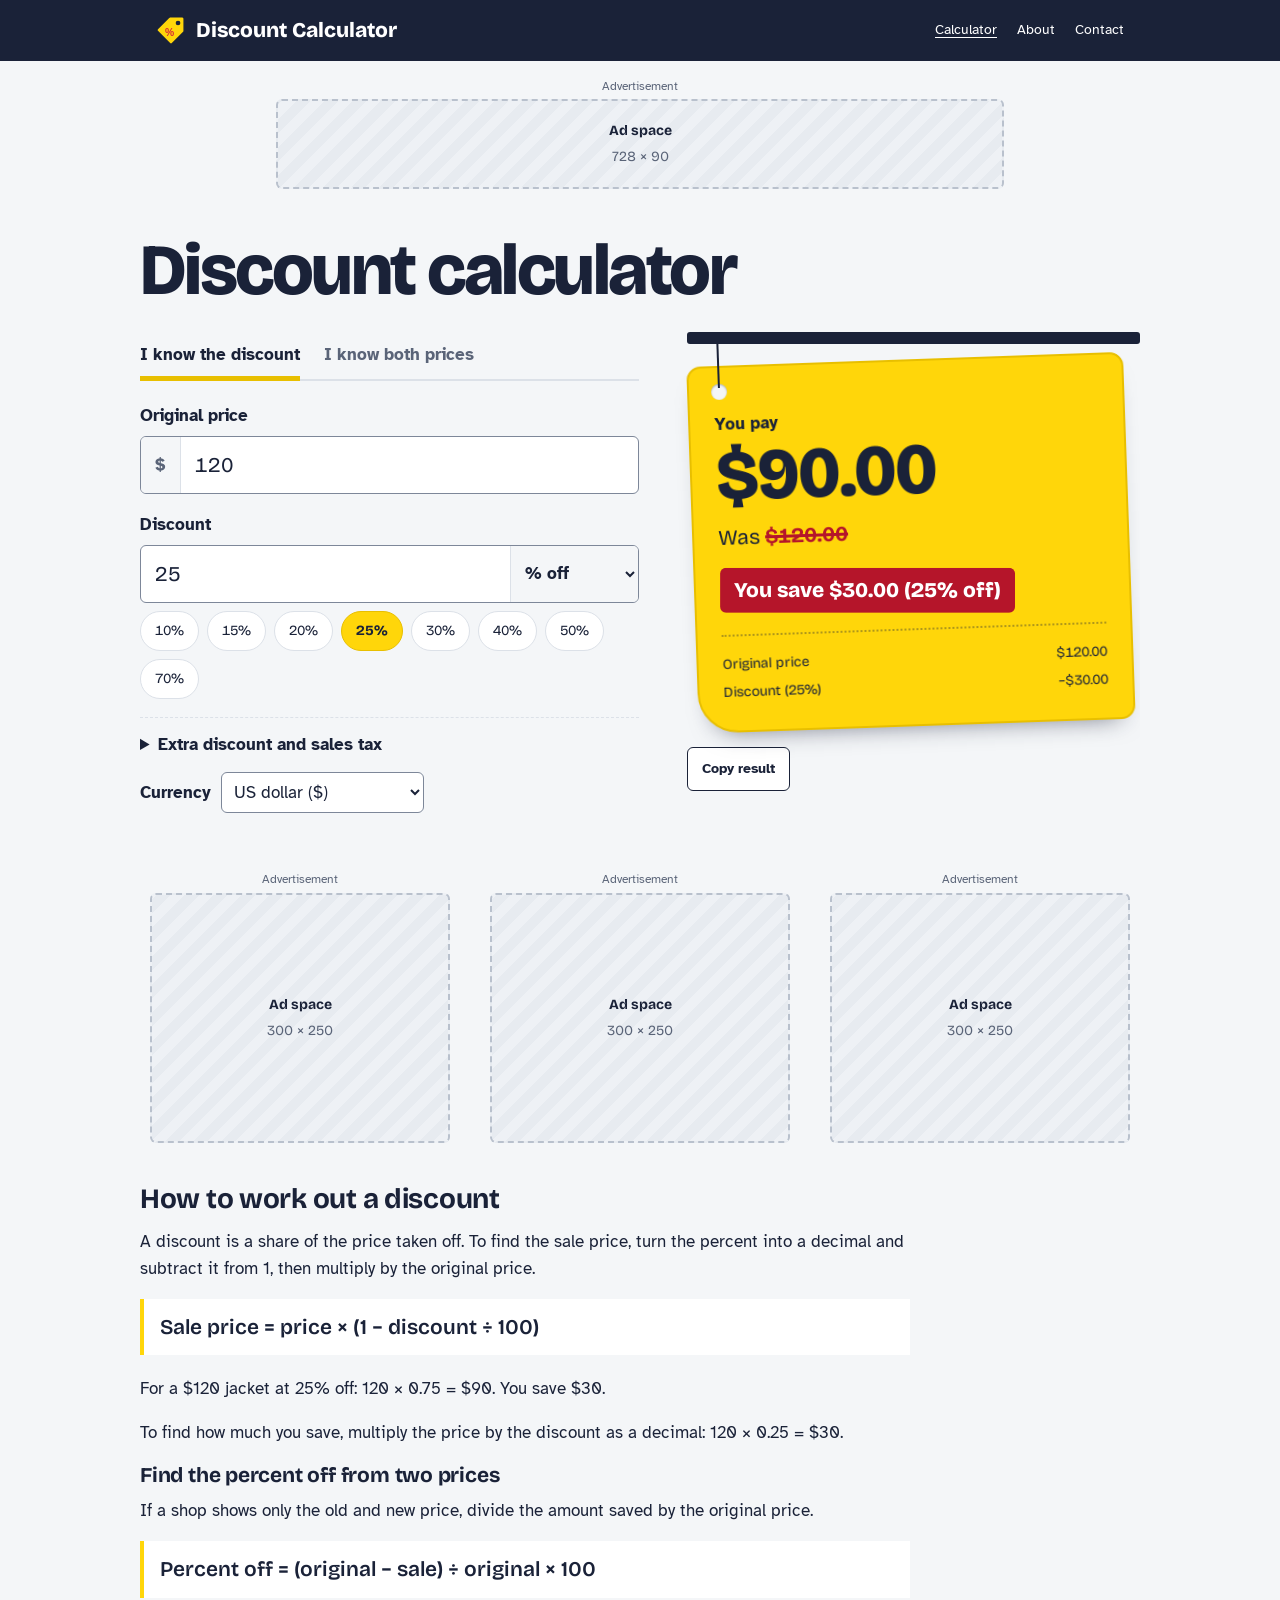
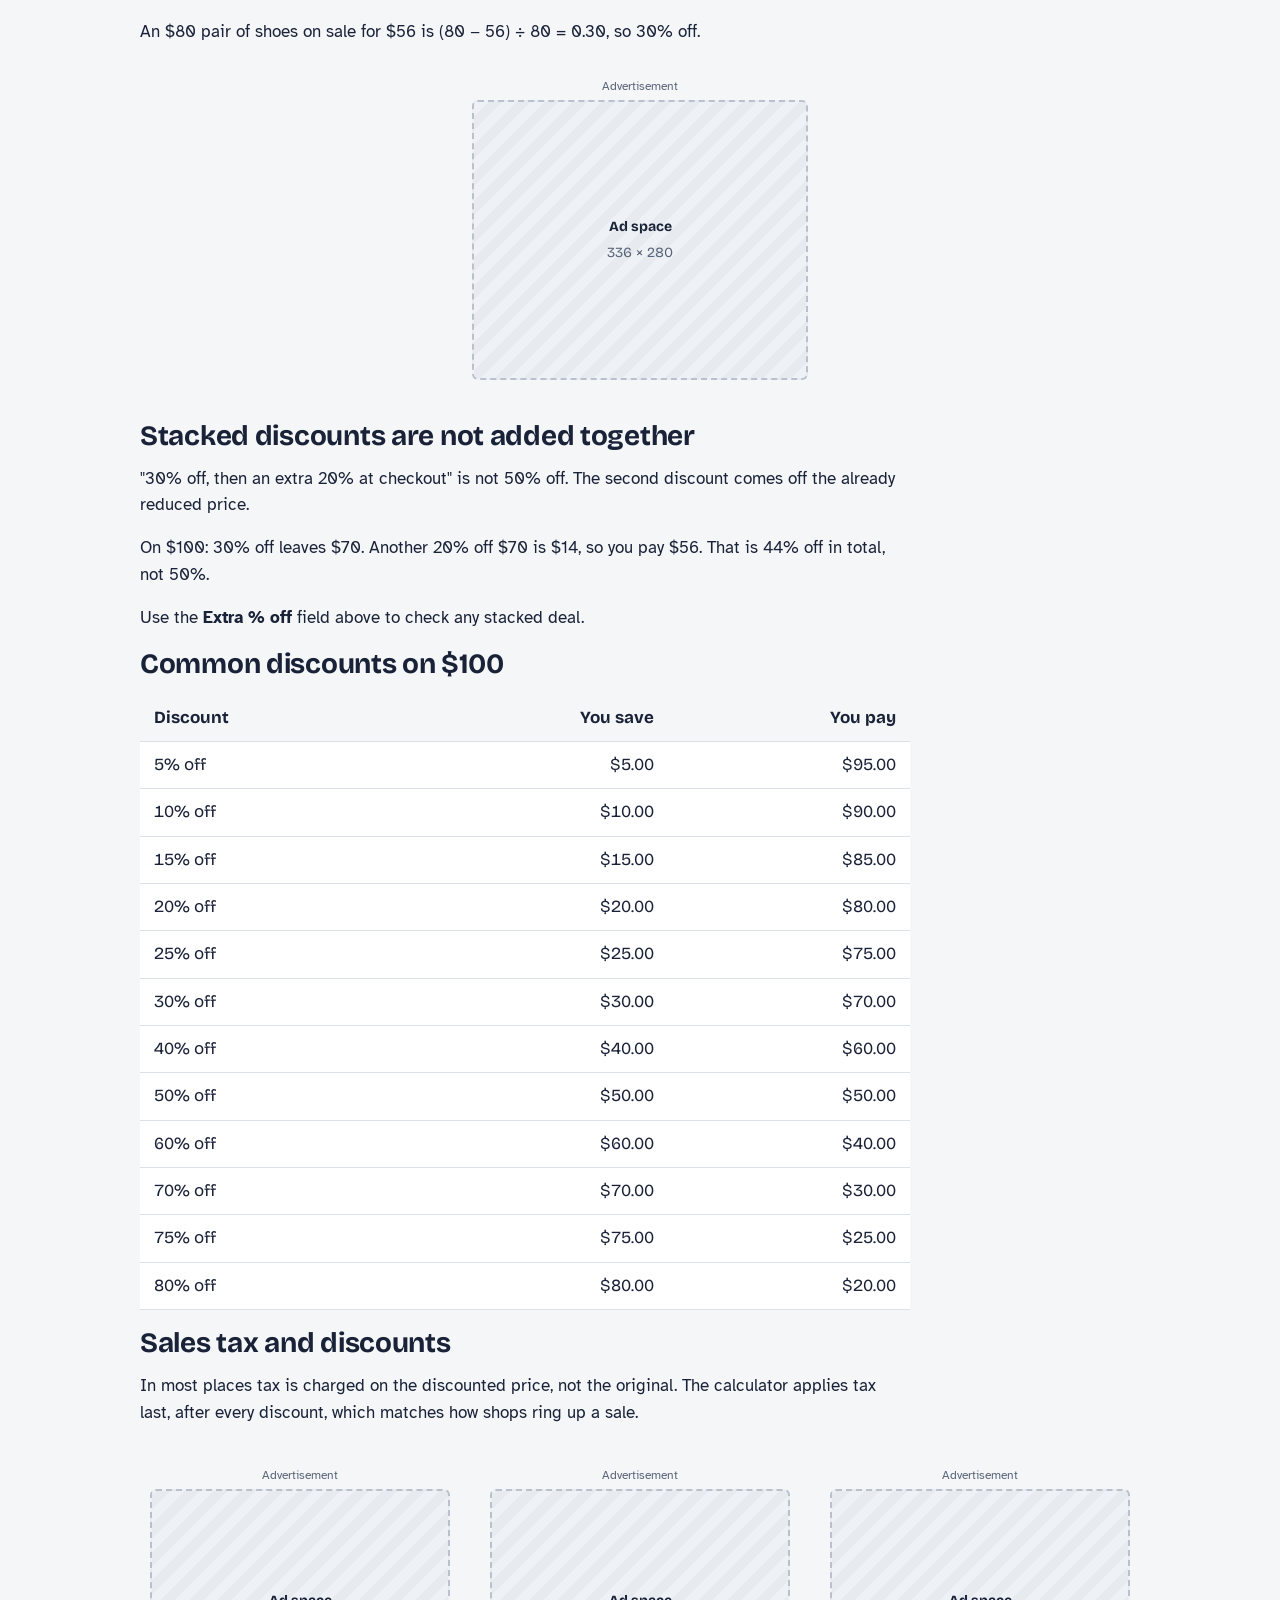
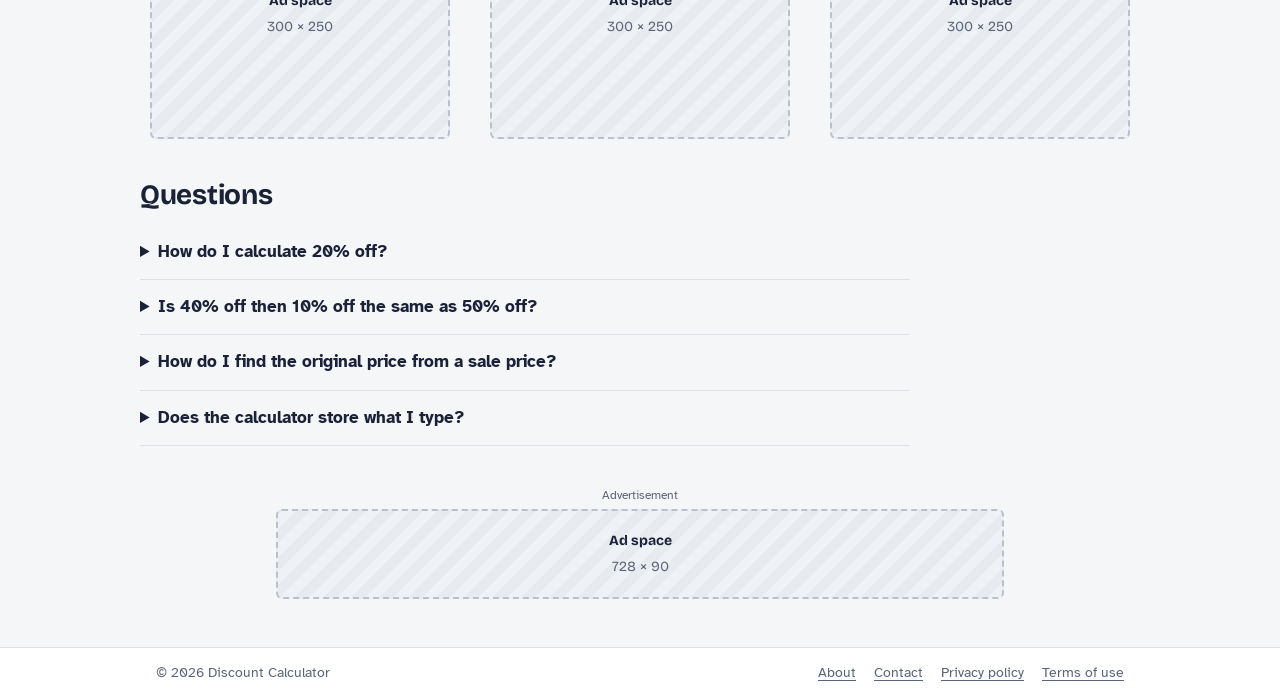
<file: public/index.html>
<!doctype html>
<html lang="en">
<head>
  <meta charset="utf-8">
  <meta name="viewport" content="width=device-width, initial-scale=1">
  <title>Discount Calculator – Find the Sale Price and How Much You Save</title>
  <meta name="description" content="Free discount calculator. Enter a price and a percent off to see the sale price, how much you save, stacked discounts and sales tax. Works with any currency.">
  <!-- AdSense: replace ca-pub-XXXXXXXXXXXXXXXX with your publisher ID on every page -->
  <meta name="google-adsense-account" content="ca-pub-XXXXXXXXXXXXXXXX">
  <meta property="og:title" content="Discount Calculator">
  <meta property="og:description" content="See the sale price and how much you save in seconds.">
  <meta property="og:type" content="website">
  <meta name="theme-color" content="#1a2238">
  <link rel="icon" href="favicon.svg" type="image/svg+xml">
  <link rel="preconnect" href="https://fonts.googleapis.com">
  <link rel="preconnect" href="https://fonts.gstatic.com" crossorigin>
  <link rel="stylesheet" href="https://fonts.googleapis.com/css2?family=Atkinson+Hyperlegible:wght@400;700&family=Bricolage+Grotesque:opsz,wght@12..96,600;12..96,700;12..96,800&display=swap">
  <link rel="stylesheet" href="css/style.css">
  <script type="application/ld+json">
  {
    "@context": "https://schema.org",
    "@type": "WebApplication",
    "name": "Discount Calculator",
    "applicationCategory": "FinanceApplication",
    "operatingSystem": "Any",
    "offers": { "@type": "Offer", "price": "0" }
  }
  </script>
</head>
<body>
  <a class="skip-link" href="#calculator">Skip to calculator</a>

  <header class="site-header">
    <div class="inner">
      <a class="brand" href="./"><img src="favicon.svg" alt="" width="30" height="30">Discount Calculator</a>
      <nav class="site-nav" aria-label="Main">
        <a href="./" aria-current="page">Calculator</a>
        <a href="about.html">About</a>
        <a href="contact.html">Contact</a>
      </nav>
    </div>
  </header>

  <aside class="ad ad-top" aria-label="Advertisement, top" data-ad="top-banner" data-size="728 × 90"></aside>

  <div class="frame">
    <aside class="rail" aria-label="Advertisement, left">
      <div class="ad" data-ad="rail-left" data-size="160 × 600"></div>
    </aside>

    <main id="main">
      <section class="calc" id="calculator" aria-labelledby="calc-title">
        <h1 id="calc-title">Discount calculator</h1>
        <div class="calc-inputs">
          <div class="modes" role="tablist" aria-label="What do you know?">
            <button type="button" role="tab" id="tab-sale" aria-controls="panel-sale" aria-selected="true">I know the discount</button>
            <button type="button" role="tab" id="tab-percent" aria-controls="panel-percent" aria-selected="false" tabindex="-1">I know both prices</button>
          </div>

          <!-- Mode 1: price + discount → sale price -->
          <div role="tabpanel" id="panel-sale" aria-labelledby="tab-sale">
            <div class="field" id="f-price">
              <label for="price">Original price</label>
              <div class="input-wrap">
                <span class="affix currency-symbol" aria-hidden="true">$</span>
                <input id="price" type="text" inputmode="decimal" autocomplete="off" placeholder="0.00" value="120">
              </div>
            </div>

            <div class="field" id="f-discount">
              <label for="discount">Discount</label>
              <div class="input-wrap">
                <input id="discount" type="text" inputmode="decimal" autocomplete="off" placeholder="0" value="25">
                <select id="discount-type" aria-label="Discount type">
                  <option value="percent">% off</option>
                  <option value="amount">amount off</option>
                </select>
              </div>
              <div class="chips" id="chips" aria-label="Common discounts">
                <button type="button" data-value="10">10%</button>
                <button type="button" data-value="15">15%</button>
                <button type="button" data-value="20">20%</button>
                <button type="button" data-value="25">25%</button>
                <button type="button" data-value="30">30%</button>
                <button type="button" data-value="40">40%</button>
                <button type="button" data-value="50">50%</button>
                <button type="button" data-value="70">70%</button>
              </div>
            </div>

            <details class="extras">
              <summary>Extra discount and sales tax</summary>
              <div class="row-2">
                <div class="field" id="f-extra">
                  <label for="extra">Extra % off <span class="hint">applied after the first</span></label>
                  <div class="input-wrap">
                    <input id="extra" type="text" inputmode="decimal" autocomplete="off" placeholder="0">
                    <span class="affix">%</span>
                  </div>
                </div>
                <div class="field" id="f-tax">
                  <label for="tax">Sales tax</label>
                  <div class="input-wrap">
                    <input id="tax" type="text" inputmode="decimal" autocomplete="off" placeholder="0">
                    <span class="affix">%</span>
                  </div>
                </div>
              </div>
            </details>
          </div>

          <!-- Mode 2: original + sale price → percent off -->
          <div role="tabpanel" id="panel-percent" aria-labelledby="tab-percent" hidden>
            <div class="field" id="f-orig">
              <label for="orig">Original price</label>
              <div class="input-wrap">
                <span class="affix currency-symbol" aria-hidden="true">$</span>
                <input id="orig" type="text" inputmode="decimal" autocomplete="off" placeholder="0.00" value="80">
              </div>
            </div>
            <div class="field" id="f-sale">
              <label for="sale">Sale price</label>
              <div class="input-wrap">
                <span class="affix currency-symbol" aria-hidden="true">$</span>
                <input id="sale" type="text" inputmode="decimal" autocomplete="off" placeholder="0.00" value="56">
              </div>
            </div>
          </div>

          <p class="currency">
            <label for="currency">Currency</label>
            <select id="currency">
              <option value="USD">US dollar ($)</option>
              <option value="EUR">Euro (€)</option>
              <option value="GBP">British pound (£)</option>
              <option value="INR">Indian rupee (₹)</option>
              <option value="PKR">Pakistani rupee (Rs)</option>
              <option value="CAD">Canadian dollar (CA$)</option>
              <option value="AUD">Australian dollar (A$)</option>
              <option value="AED">UAE dirham (AED)</option>
              <option value="SAR">Saudi riyal (SAR)</option>
              <option value="JPY">Japanese yen (¥)</option>
            </select>
          </p>
        </div>

        <div class="tag-wrap">
          <div class="tag" id="tag">
            <p class="tag-label" id="tag-label">You pay</p>
            <p class="tag-price" id="tag-price">–</p>
            <p class="tag-was" id="tag-was"></p>
            <p class="tag-save" id="tag-save" hidden></p>
            <ul class="tag-lines" id="tag-lines"></ul>
          </div>
          <div class="tag-actions">
            <button type="button" class="btn" id="copy">Copy result</button>
            <span id="copy-status" role="status"></span>
          </div>
          <p class="visually-hidden" id="sr-result" aria-live="polite"></p>
        </div>
      </section>

      <div class="ad-tiles">
        <div class="ad" data-ad="tile-1" data-size="300 × 250"></div>
        <div class="ad" data-ad="tile-2" data-size="300 × 250"></div>
        <div class="ad" data-ad="tile-3" data-size="300 × 250"></div>
      </div>

      <section class="content">
        <h2>How to work out a discount</h2>
        <p>A discount is a share of the price taken off. To find the sale price, turn the percent into a decimal and subtract it from 1, then multiply by the original price.</p>
        <p class="formula">Sale price = price × (1 − discount ÷ 100)</p>
        <p>For a $120 jacket at 25% off: 120 × 0.75 = $90. You save $30.</p>
        <p>To find how much you save, multiply the price by the discount as a decimal: 120 × 0.25 = $30.</p>

        <h3>Find the percent off from two prices</h3>
        <p>If a shop shows only the old and new price, divide the amount saved by the original price.</p>
        <p class="formula">Percent off = (original − sale) ÷ original × 100</p>
        <p>An $80 pair of shoes on sale for $56 is (80 − 56) ÷ 80 = 0.30, so 30% off.</p>
      </section>

      <div class="ad ad-inline" data-ad="in-content" data-size="336 × 280"></div>

      <section class="content">
        <h2>Stacked discounts are not added together</h2>
        <p>"30% off, then an extra 20% at checkout" is not 50% off. The second discount comes off the already reduced price.</p>
        <p>On $100: 30% off leaves $70. Another 20% off $70 is $14, so you pay $56. That is 44% off in total, not 50%.</p>
        <p>Use the <strong>Extra % off</strong> field above to check any stacked deal.</p>

        <h2>Common discounts on $100</h2>
        <div class="table-scroll">
          <table>
            <thead>
              <tr><th scope="col">Discount</th><th scope="col">You save</th><th scope="col">You pay</th></tr>
            </thead>
            <tbody id="ref-table"></tbody>
          </table>
        </div>

        <h2>Sales tax and discounts</h2>
        <p>In most places tax is charged on the discounted price, not the original. The calculator applies tax last, after every discount, which matches how shops ring up a sale.</p>
      </section>

      <div class="ad-tiles">
        <div class="ad" data-ad="tile-4" data-size="300 × 250"></div>
        <div class="ad" data-ad="tile-5" data-size="300 × 250"></div>
        <div class="ad" data-ad="tile-6" data-size="300 × 250"></div>
      </div>

      <section class="content faq">
        <h2>Questions</h2>
        <details>
          <summary>How do I calculate 20% off?</summary>
          <p>Multiply the price by 0.8. A $45 item at 20% off costs 45 × 0.8 = $36.</p>
        </details>
        <details>
          <summary>Is 40% off then 10% off the same as 50% off?</summary>
          <p>No. You pay 0.6 × 0.9 = 0.54 of the price, which is 46% off.</p>
        </details>
        <details>
          <summary>How do I find the original price from a sale price?</summary>
          <p>Divide the sale price by (1 − discount ÷ 100). If $63 is the price after 30% off, the original was 63 ÷ 0.7 = $90.</p>
        </details>
        <details>
          <summary>Does the calculator store what I type?</summary>
          <p>No. Everything is worked out in your browser. Only your currency choice is remembered on your device.</p>
        </details>
      </section>
    </main>

    <aside class="rail" aria-label="Advertisement, right">
      <div class="ad" data-ad="rail-right" data-size="160 × 600"></div>
    </aside>
  </div>

  <aside class="ad ad-bottom" aria-label="Advertisement, bottom" data-ad="bottom-banner" data-size="728 × 90"></aside>

  <footer class="site-footer">
    <div class="inner">
      <span>© <span id="year">2026</span> Discount Calculator</span>
      <nav aria-label="Footer">
        <a href="about.html">About</a>
        <a href="contact.html">Contact</a>
        <a href="privacy.html">Privacy policy</a>
        <a href="terms.html">Terms of use</a>
      </nav>
    </div>
  </footer>

  <aside class="video-ad" id="video-ad" aria-label="Advertisement" hidden>
    <span class="ad-label">Advertisement</span>
    <button type="button" class="close-ad" id="video-ad-close" aria-label="Close video ad">×</button>
    <div class="ad-box" id="video-ad-box"></div>
  </aside>

  <dialog class="popup-ad" id="popup-ad" aria-label="Advertisement">
    <div class="popup-inner">
      <span class="ad-label">Advertisement</span>
      <div class="ad-box" id="popup-ad-box"></div>
      <button type="button" class="popup-close" id="popup-ad-close">Close ad and continue</button>
    </div>
  </dialog>

  <script src="js/calculator.js"></script>
  <script src="js/ads.js"></script>
</body>
</html>
</file>
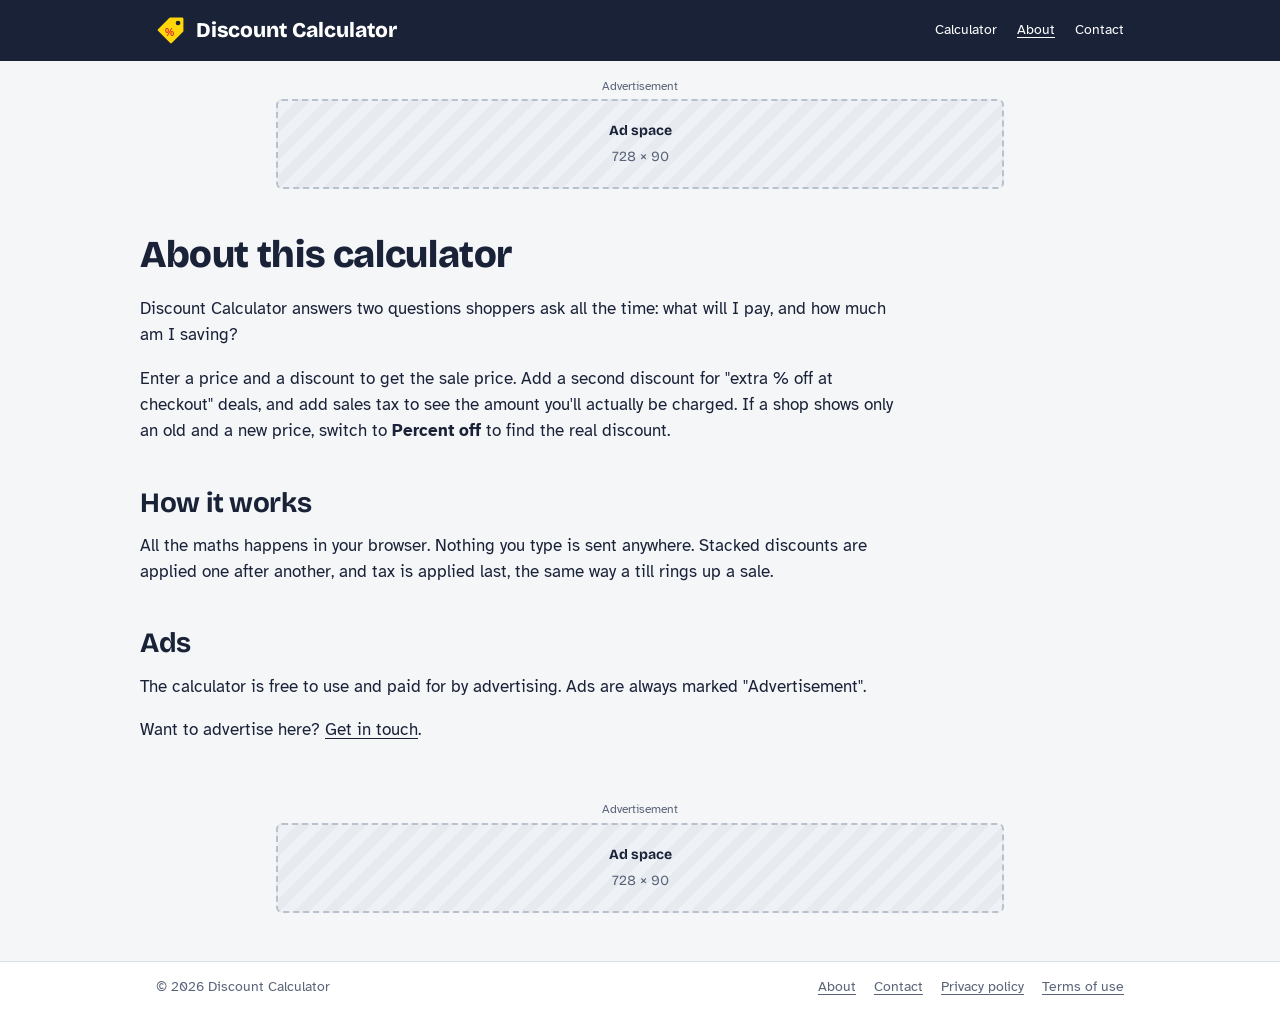
<file: public/about.html>
<!doctype html>
<html lang="en">
<head>
  <meta charset="utf-8">
  <meta name="viewport" content="width=device-width, initial-scale=1">
  <title>About – Discount Calculator</title>
  <meta name="description" content="What this discount calculator does and how it works out sale prices.">
  <meta name="google-adsense-account" content="ca-pub-XXXXXXXXXXXXXXXX">
  <meta name="theme-color" content="#1a2238">
  <link rel="icon" href="favicon.svg" type="image/svg+xml">
  <link rel="preconnect" href="https://fonts.googleapis.com">
  <link rel="preconnect" href="https://fonts.gstatic.com" crossorigin>
  <link rel="stylesheet" href="https://fonts.googleapis.com/css2?family=Atkinson+Hyperlegible:wght@400;700&family=Bricolage+Grotesque:opsz,wght@12..96,600;12..96,700;12..96,800&display=swap">
  <link rel="stylesheet" href="css/style.css">
</head>
<body>
  <a class="skip-link" href="#main">Skip to content</a>

  <header class="site-header">
    <div class="inner">
      <a class="brand" href="./"><img src="favicon.svg" alt="" width="30" height="30">Discount Calculator</a>
      <nav class="site-nav" aria-label="Main">
        <a href="./">Calculator</a>
        <a href="about.html" aria-current="page">About</a>
        <a href="contact.html">Contact</a>
      </nav>
    </div>
  </header>

  <aside class="ad ad-top" aria-label="Advertisement, top" data-ad="top-banner" data-size="728 × 90"></aside>
  <div class="frame">
    <main id="main" class="prose">
      <h1>About this calculator</h1>
      <p>Discount Calculator answers two questions shoppers ask all the time: what will I pay, and how much am I saving?</p>
      <p>Enter a price and a discount to get the sale price. Add a second discount for "extra % off at checkout" deals, and add sales tax to see the amount you'll actually be charged. If a shop shows only an old and a new price, switch to <strong>Percent off</strong> to find the real discount.</p>
      <h2>How it works</h2>
      <p>All the maths happens in your browser. Nothing you type is sent anywhere. Stacked discounts are applied one after another, and tax is applied last, the same way a till rings up a sale.</p>
      <h2>Ads</h2>
      <p>The calculator is free to use and paid for by advertising. Ads are always marked "Advertisement".</p>
      <p>Want to advertise here? <a href="contact.html">Get in touch</a>.</p>
    </main>
  </div>

  <aside class="ad ad-bottom" aria-label="Advertisement, bottom" data-ad="bottom-banner" data-size="728 × 90"></aside>
  <footer class="site-footer">
    <div class="inner">
      <span>© 2026 Discount Calculator</span>
      <nav aria-label="Footer">
        <a href="about.html">About</a>
        <a href="contact.html">Contact</a>
        <a href="privacy.html">Privacy policy</a>
        <a href="terms.html">Terms of use</a>
      </nav>
    </div>
  </footer>

  <script src="js/ads.js"></script>
</body>
</html>
</file>
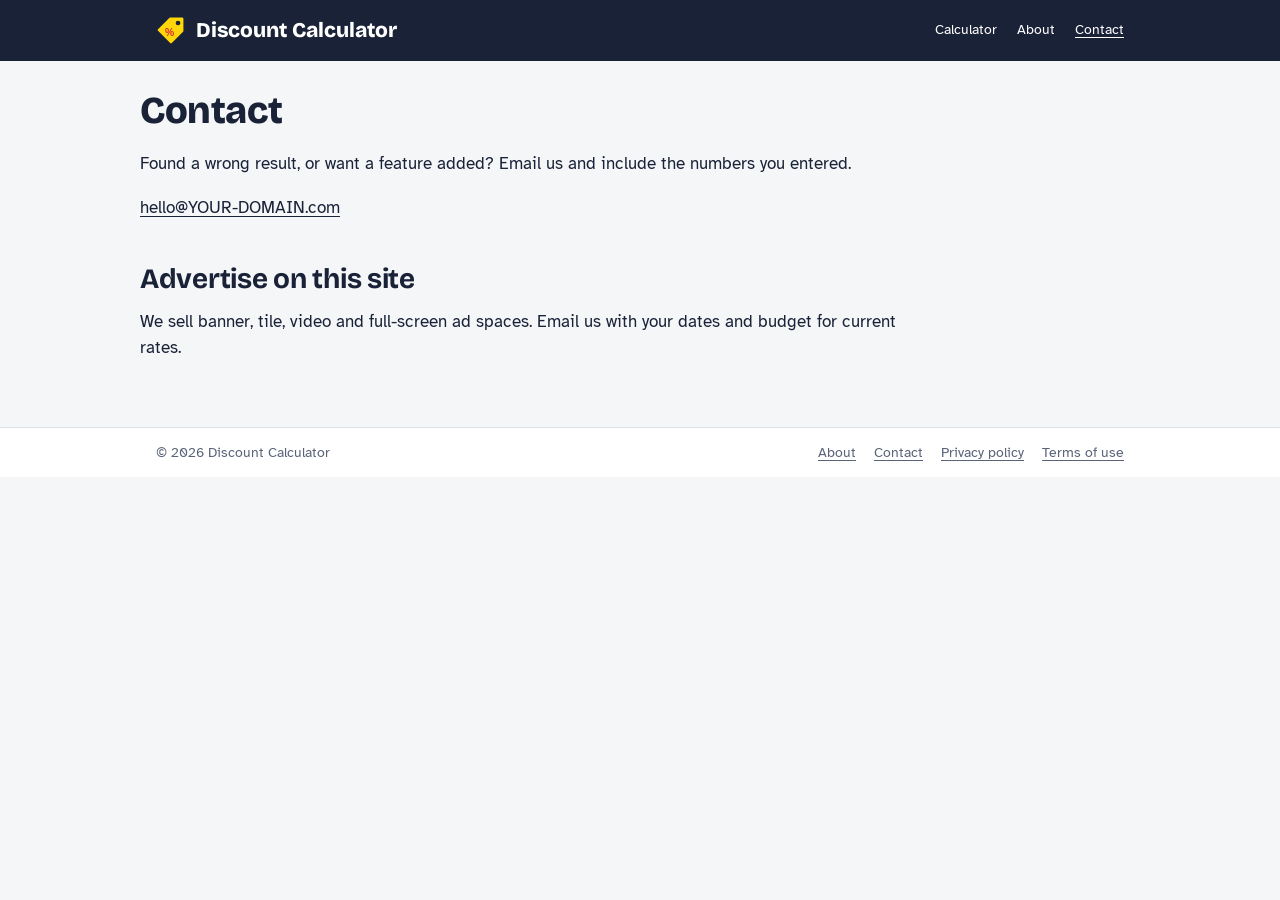
<file: public/contact.html>
<!doctype html>
<html lang="en">
<head>
  <meta charset="utf-8">
  <meta name="viewport" content="width=device-width, initial-scale=1">
  <title>Contact – Discount Calculator</title>
  <meta name="description" content="Contact Discount Calculator about feedback or advertising.">
  <meta name="google-adsense-account" content="ca-pub-XXXXXXXXXXXXXXXX">
  <meta name="theme-color" content="#1a2238">
  <link rel="icon" href="favicon.svg" type="image/svg+xml">
  <link rel="preconnect" href="https://fonts.googleapis.com">
  <link rel="preconnect" href="https://fonts.gstatic.com" crossorigin>
  <link rel="stylesheet" href="https://fonts.googleapis.com/css2?family=Atkinson+Hyperlegible:wght@400;700&family=Bricolage+Grotesque:opsz,wght@12..96,600;12..96,700;12..96,800&display=swap">
  <link rel="stylesheet" href="css/style.css">
</head>
<body>
  <a class="skip-link" href="#main">Skip to content</a>

  <header class="site-header">
    <div class="inner">
      <a class="brand" href="./"><img src="favicon.svg" alt="" width="30" height="30">Discount Calculator</a>
      <nav class="site-nav" aria-label="Main">
        <a href="./">Calculator</a>
        <a href="about.html">About</a>
        <a href="contact.html" aria-current="page">Contact</a>
      </nav>
    </div>
  </header>

  <div class="frame">
    <main id="main" class="prose">
      <h1>Contact</h1>
      <p>Found a wrong result, or want a feature added? Email us and include the numbers you entered.</p>
      <p><a href="mailto:hello@YOUR-DOMAIN.com">hello@YOUR-DOMAIN.com</a></p>
      <h2>Advertise on this site</h2>
      <p>We sell banner, tile, video and full-screen ad spaces. Email us with your dates and budget for current rates.</p>
    </main>
  </div>

  <footer class="site-footer">
    <div class="inner">
      <span>© 2026 Discount Calculator</span>
      <nav aria-label="Footer">
        <a href="about.html">About</a>
        <a href="contact.html">Contact</a>
        <a href="privacy.html">Privacy policy</a>
        <a href="terms.html">Terms of use</a>
      </nav>
    </div>
  </footer>

</body>
</html>
</file>
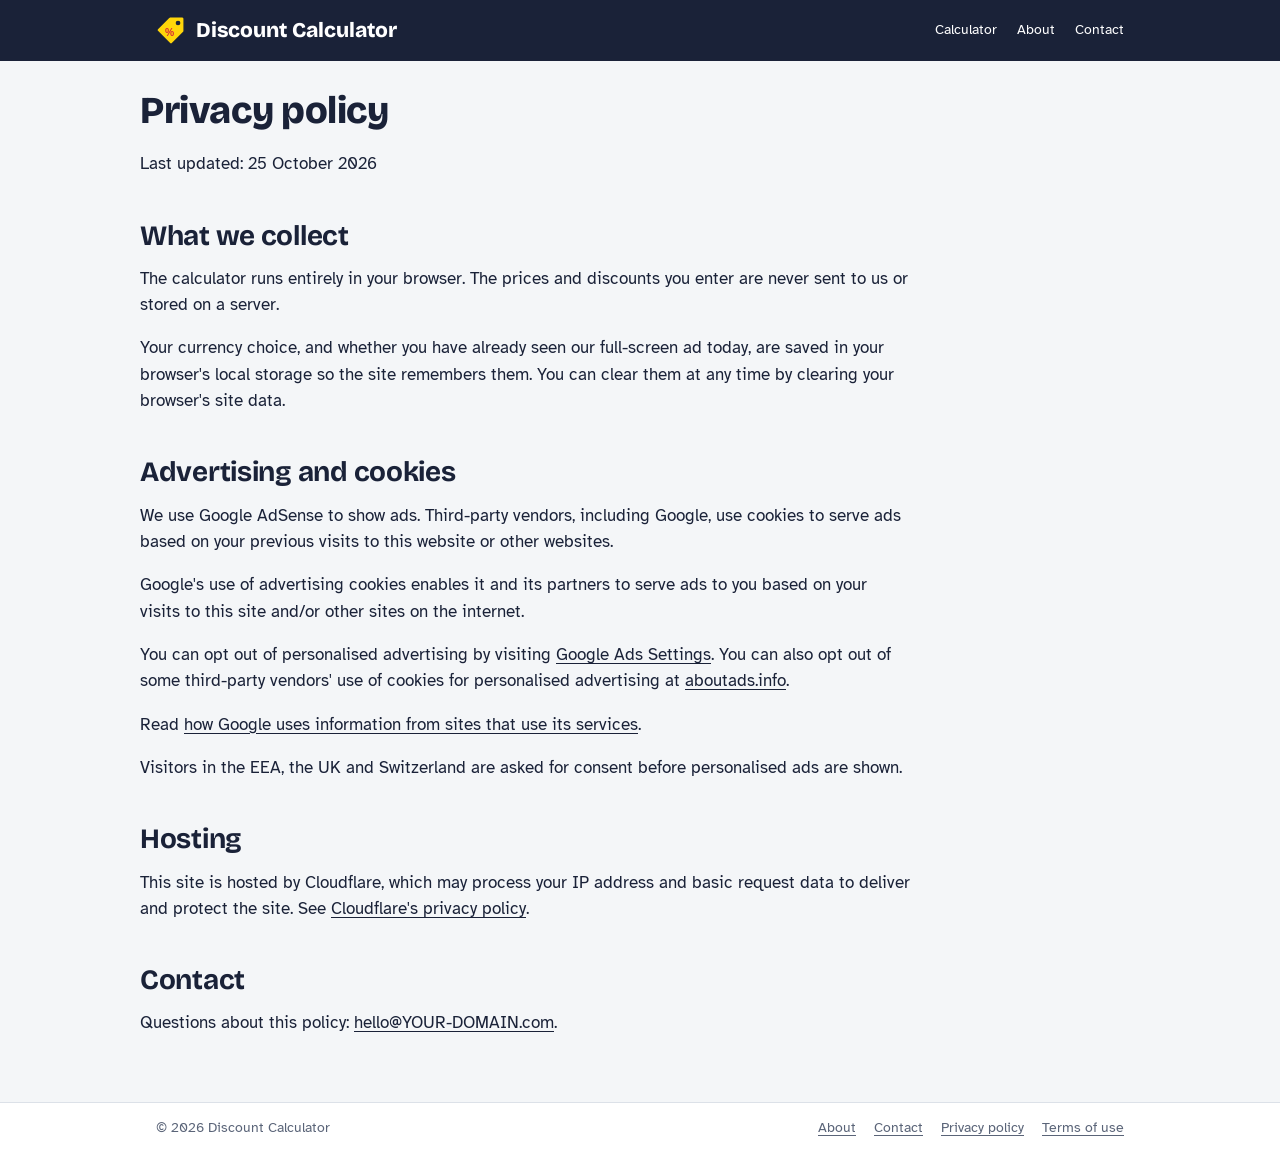
<file: public/privacy.html>
<!doctype html>
<html lang="en">
<head>
  <meta charset="utf-8">
  <meta name="viewport" content="width=device-width, initial-scale=1">
  <title>Privacy policy – Discount Calculator</title>
  <meta name="description" content="How Discount Calculator handles data, cookies and advertising.">
  <meta name="google-adsense-account" content="ca-pub-XXXXXXXXXXXXXXXX">
  <meta name="theme-color" content="#1a2238">
  <link rel="icon" href="favicon.svg" type="image/svg+xml">
  <link rel="preconnect" href="https://fonts.googleapis.com">
  <link rel="preconnect" href="https://fonts.gstatic.com" crossorigin>
  <link rel="stylesheet" href="https://fonts.googleapis.com/css2?family=Atkinson+Hyperlegible:wght@400;700&family=Bricolage+Grotesque:opsz,wght@12..96,600;12..96,700;12..96,800&display=swap">
  <link rel="stylesheet" href="css/style.css">
</head>
<body>
  <a class="skip-link" href="#main">Skip to content</a>

  <header class="site-header">
    <div class="inner">
      <a class="brand" href="./"><img src="favicon.svg" alt="" width="30" height="30">Discount Calculator</a>
      <nav class="site-nav" aria-label="Main">
        <a href="./">Calculator</a>
        <a href="about.html">About</a>
        <a href="contact.html">Contact</a>
      </nav>
    </div>
  </header>

  <div class="frame">
    <main id="main" class="prose">
      <h1>Privacy policy</h1>
      <p>Last updated: 25 October 2026</p>
      <h2>What we collect</h2>
      <p>The calculator runs entirely in your browser. The prices and discounts you enter are never sent to us or stored on a server.</p>
      <p>Your currency choice, and whether you have already seen our full-screen ad today, are saved in your browser's local storage so the site remembers them. You can clear them at any time by clearing your browser's site data.</p>
      <h2>Advertising and cookies</h2>
      <p>We use Google AdSense to show ads. Third-party vendors, including Google, use cookies to serve ads based on your previous visits to this website or other websites.</p>
      <p>Google's use of advertising cookies enables it and its partners to serve ads to you based on your visits to this site and/or other sites on the internet.</p>
      <p>You can opt out of personalised advertising by visiting <a href="https://www.google.com/settings/ads" rel="noopener">Google Ads Settings</a>. You can also opt out of some third-party vendors' use of cookies for personalised advertising at <a href="https://www.aboutads.info/choices/" rel="noopener">aboutads.info</a>.</p>
      <p>Read <a href="https://policies.google.com/technologies/partner-sites" rel="noopener">how Google uses information from sites that use its services</a>.</p>
      <p>Visitors in the EEA, the UK and Switzerland are asked for consent before personalised ads are shown.</p>
      <h2>Hosting</h2>
      <p>This site is hosted by Cloudflare, which may process your IP address and basic request data to deliver and protect the site. See <a href="https://www.cloudflare.com/privacypolicy/" rel="noopener">Cloudflare's privacy policy</a>.</p>
      <h2>Contact</h2>
      <p>Questions about this policy: <a href="mailto:hello@YOUR-DOMAIN.com">hello@YOUR-DOMAIN.com</a>.</p>
    </main>
  </div>

  <footer class="site-footer">
    <div class="inner">
      <span>© 2026 Discount Calculator</span>
      <nav aria-label="Footer">
        <a href="about.html">About</a>
        <a href="contact.html">Contact</a>
        <a href="privacy.html">Privacy policy</a>
        <a href="terms.html">Terms of use</a>
      </nav>
    </div>
  </footer>

</body>
</html>
</file>
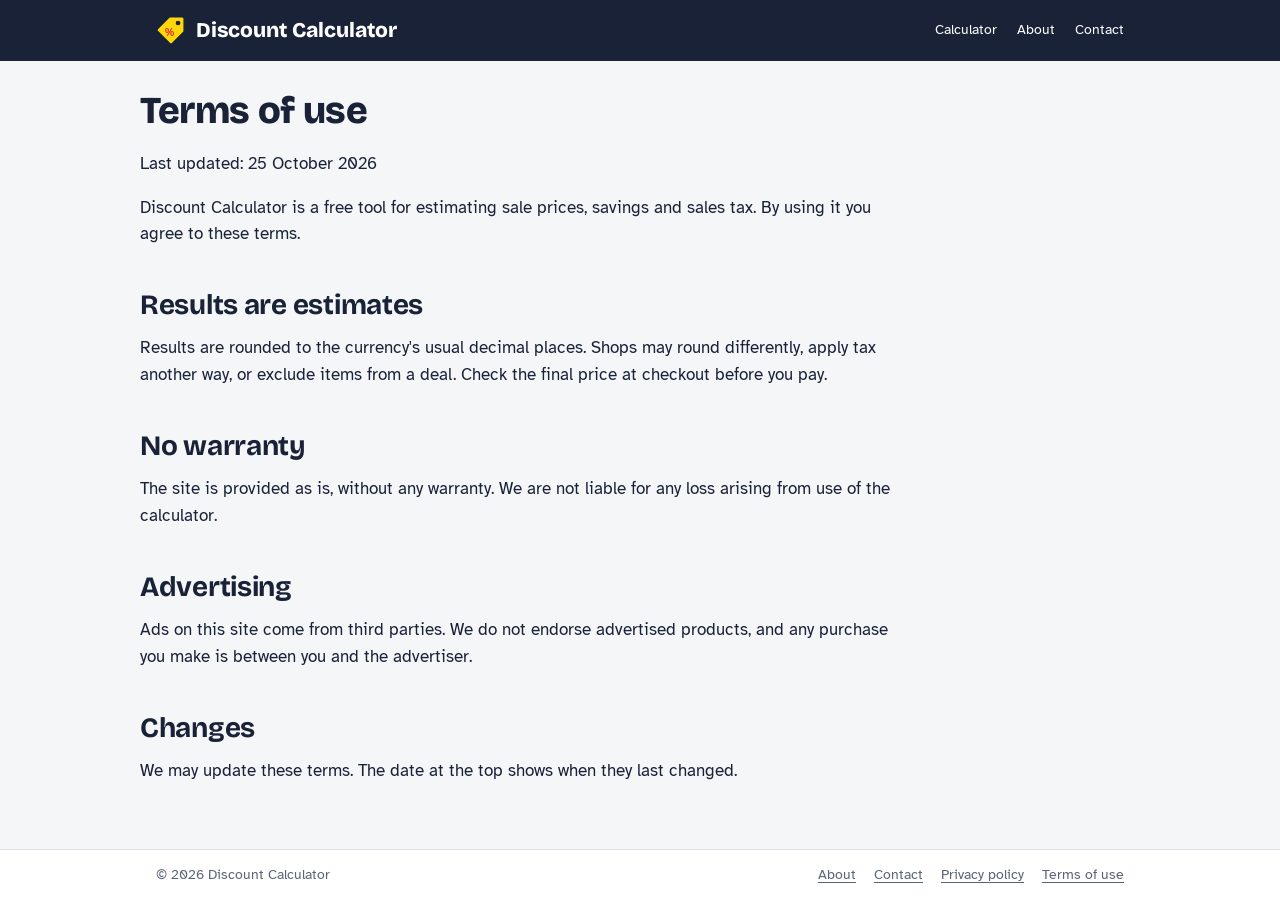
<file: public/terms.html>
<!doctype html>
<html lang="en">
<head>
  <meta charset="utf-8">
  <meta name="viewport" content="width=device-width, initial-scale=1">
  <title>Terms of use – Discount Calculator</title>
  <meta name="description" content="Terms of use for Discount Calculator.">
  <meta name="google-adsense-account" content="ca-pub-XXXXXXXXXXXXXXXX">
  <meta name="theme-color" content="#1a2238">
  <link rel="icon" href="favicon.svg" type="image/svg+xml">
  <link rel="preconnect" href="https://fonts.googleapis.com">
  <link rel="preconnect" href="https://fonts.gstatic.com" crossorigin>
  <link rel="stylesheet" href="https://fonts.googleapis.com/css2?family=Atkinson+Hyperlegible:wght@400;700&family=Bricolage+Grotesque:opsz,wght@12..96,600;12..96,700;12..96,800&display=swap">
  <link rel="stylesheet" href="css/style.css">
</head>
<body>
  <a class="skip-link" href="#main">Skip to content</a>

  <header class="site-header">
    <div class="inner">
      <a class="brand" href="./"><img src="favicon.svg" alt="" width="30" height="30">Discount Calculator</a>
      <nav class="site-nav" aria-label="Main">
        <a href="./">Calculator</a>
        <a href="about.html">About</a>
        <a href="contact.html">Contact</a>
      </nav>
    </div>
  </header>

  <div class="frame">
    <main id="main" class="prose">
      <h1>Terms of use</h1>
      <p>Last updated: 25 October 2026</p>
      <p>Discount Calculator is a free tool for estimating sale prices, savings and sales tax. By using it you agree to these terms.</p>
      <h2>Results are estimates</h2>
      <p>Results are rounded to the currency's usual decimal places. Shops may round differently, apply tax another way, or exclude items from a deal. Check the final price at checkout before you pay.</p>
      <h2>No warranty</h2>
      <p>The site is provided as is, without any warranty. We are not liable for any loss arising from use of the calculator.</p>
      <h2>Advertising</h2>
      <p>Ads on this site come from third parties. We do not endorse advertised products, and any purchase you make is between you and the advertiser.</p>
      <h2>Changes</h2>
      <p>We may update these terms. The date at the top shows when they last changed.</p>
    </main>
  </div>

  <footer class="site-footer">
    <div class="inner">
      <span>© 2026 Discount Calculator</span>
      <nav aria-label="Footer">
        <a href="about.html">About</a>
        <a href="contact.html">Contact</a>
        <a href="privacy.html">Privacy policy</a>
        <a href="terms.html">Terms of use</a>
      </nav>
    </div>
  </footer>

</body>
</html>
</file>
<file: public/css/style.css>
/* Discount Calculator — shelf-tag theme */

:root {
  --ink: #1a2238;
  --ink-soft: #5a6478;
  --paper: #f4f6f8;
  --surface: #ffffff;
  --rule: #dce1e8;
  --tag: #ffd60a;
  --tag-edge: #e8bf00;
  --markdown: #b5152a;
  --focus: #1d4ed8;
  --field-edge: #7d8799;

  --display: "Bricolage Grotesque", "Arial Narrow", system-ui, sans-serif;
  --text: "Atkinson Hyperlegible", system-ui, -apple-system, "Segoe UI", sans-serif;

  --step--1: 0.875rem;
  --step-0: 1.0625rem;
  --step-1: 1.3125rem;
  --step-2: 1.75rem;
  --step-3: 2.375rem;
  --step-4: clamp(2.75rem, 7vw, 4.5rem);

  --radius-field: 6px;
  --radius-tag: 14px;
  --main-width: 1000px;
}

*,
*::before,
*::after {
  box-sizing: border-box;
}

html {
  -webkit-text-size-adjust: 100%;
}

body {
  margin: 0;
  background: var(--paper);
  color: var(--ink);
  font-family: var(--text);
  font-size: var(--step-0);
  line-height: 1.55;
}

img,
video {
  display: block;
  max-width: 100%;
}

a {
  color: var(--ink);
  text-underline-offset: 3px;
}

:focus-visible {
  outline: 3px solid var(--focus);
  outline-offset: 2px;
}

h1,
h2,
h3 {
  font-family: var(--display);
  line-height: 1.15;
  letter-spacing: -0.01em;
  margin: 0 0 0.5em;
}

h1 {
  font-size: var(--step-3);
  font-weight: 800;
}

h2 {
  font-size: var(--step-2);
  font-weight: 700;
}

h3 {
  font-size: var(--step-1);
  font-weight: 700;
}

p {
  margin: 0 0 1em;
}

.skip-link {
  position: absolute;
  left: -999px;
  top: 8px;
  background: var(--surface);
  padding: 8px 12px;
  z-index: 100;
}

.skip-link:focus {
  left: 8px;
}

/* ---------- Header & footer ---------- */

.site-header {
  background: var(--ink);
  color: #fff;
}

.site-header .inner,
.site-footer .inner {
  max-width: var(--main-width);
  margin: 0 auto;
  padding: 14px 16px;
  display: flex;
  align-items: center;
  justify-content: space-between;
  gap: 16px;
  flex-wrap: wrap;
}

.brand {
  display: flex;
  align-items: center;
  gap: 10px;
  color: #fff;
  text-decoration: none;
  font-family: var(--display);
  font-weight: 800;
  font-size: var(--step-1);
}

.brand img {
  width: 30px;
  height: 30px;
}

.site-nav {
  display: flex;
  gap: 20px;
  font-size: var(--step--1);
}

.site-nav a {
  color: #fff;
  text-decoration: none;
}

.site-nav a:hover,
.site-nav a[aria-current="page"] {
  text-decoration: underline;
}

.site-footer {
  border-top: 1px solid var(--rule);
  background: var(--surface);
  color: var(--ink-soft);
  font-size: var(--step--1);
  margin-top: 48px;
}

.site-footer nav {
  display: flex;
  flex-wrap: wrap;
  gap: 18px;
}

.site-footer a {
  color: var(--ink-soft);
}

/* ---------- Page frame with side rails ---------- */

.frame {
  display: grid;
  grid-template-columns: minmax(0, var(--main-width));
  justify-content: center;
  gap: 24px;
  padding: 0 16px;
}

.rail {
  display: none;
}

@media (min-width: 1300px) {
  .frame {
    grid-template-columns: 160px minmax(0, var(--main-width)) 160px;
  }

  .rail {
    display: block;
  }

  .rail .ad {
    position: sticky;
    top: 16px;
  }
}

@media (min-width: 1720px) {
  .frame {
    grid-template-columns: 300px minmax(0, var(--main-width)) 300px;
  }
}

main {
  min-width: 0;
}

/* ---------- Calculator ---------- */

.calc {
  display: grid;
  grid-template-columns: minmax(0, 1fr);
  column-gap: 48px;
  row-gap: 8px;
  padding-top: 24px;
  /* keeps the swinging tag from causing a sideways scrollbar */
  overflow-x: clip;
}

.calc h1 {
  grid-column: 1 / -1;
  font-size: var(--step-4);
  letter-spacing: -0.035em;
  margin: 0 0 12px;
}

@media (min-width: 820px) {
  .calc {
    grid-template-columns: minmax(0, 1.1fr) minmax(0, 1fr);
  }
}

.modes {
  display: flex;
  gap: 24px;
  border-bottom: 2px solid var(--rule);
  margin-bottom: 22px;
}

.modes button {
  font: inherit;
  font-weight: 700;
  border: 0;
  border-bottom: 5px solid transparent;
  margin-bottom: -2px;
  background: transparent;
  color: var(--ink-soft);
  padding: 10px 0 8px;
  min-height: 44px;
  cursor: pointer;
}

.modes button:hover {
  color: var(--ink);
}

.modes button[aria-selected="true"] {
  color: var(--ink);
  border-bottom-color: var(--tag-edge);
}

.field {
  margin-bottom: 18px;
}

.field label,
.field .label {
  display: block;
  font-weight: 700;
  margin-bottom: 6px;
}

.field .hint {
  font-weight: 400;
  color: var(--ink-soft);
  font-size: var(--step--1);
}

.input-wrap {
  display: flex;
  align-items: stretch;
  border: 1.5px solid var(--field-edge);
  border-radius: var(--radius-field);
  background: var(--surface);
  overflow: hidden;
}

.input-wrap:focus-within {
  border-color: var(--focus);
  box-shadow: 0 0 0 3px rgba(29, 78, 216, 0.25);
}

.input-wrap input {
  flex: 1;
  min-width: 0;
  width: 100%;
  border: 0;
  padding: 12px 14px;
  font: inherit;
  font-size: var(--step-1);
  font-variant-numeric: tabular-nums;
  color: var(--ink);
  background: transparent;
}

.input-wrap input:focus {
  outline: none;
}

.input-wrap .affix {
  display: flex;
  align-items: center;
  padding: 0 14px;
  background: var(--paper);
  color: var(--ink-soft);
  font-weight: 700;
  border-left: 1px solid var(--rule);
}

.input-wrap .affix:first-child {
  border-left: 0;
  border-right: 1px solid var(--rule);
}

.input-wrap select {
  border: 0;
  border-left: 1px solid var(--rule);
  background: var(--paper);
  font: inherit;
  font-weight: 700;
  color: var(--ink);
  padding: 0 10px;
  cursor: pointer;
}

.field.has-error .input-wrap {
  border-color: var(--markdown);
}

.error {
  color: var(--markdown);
  font-size: var(--step--1);
  margin: 6px 0 0;
}

.chips {
  display: flex;
  flex-wrap: wrap;
  gap: 8px;
  margin-top: 8px;
}

.chips button {
  font: inherit;
  font-size: var(--step--1);
  font-variant-numeric: tabular-nums;
  border: 1px solid var(--rule);
  background: var(--surface);
  color: var(--ink);
  border-radius: 999px;
  padding: 6px 14px;
  min-height: 40px;
  cursor: pointer;
}

.chips button[aria-pressed="true"] {
  background: var(--tag);
  border-color: var(--tag-edge);
  font-weight: 700;
}

.extras {
  border-top: 1px dashed var(--rule);
  padding-top: 14px;
}

.extras summary {
  cursor: pointer;
  font-weight: 700;
  margin-bottom: 14px;
}

.row-2 {
  display: grid;
  grid-template-columns: repeat(2, minmax(0, 1fr));
  align-items: end;
  gap: 12px;
}

.currency {
  display: flex;
  align-items: center;
  gap: 10px;
}

.currency label {
  font-weight: 700;
}

.currency select {
  font: inherit;
  border: 1px solid var(--field-edge);
  border-radius: var(--radius-field);
  padding: 8px;
  min-height: 40px;
  background: var(--surface);
  color: var(--ink);
}

/* ---------- The shelf tag (result) ---------- */

.tag-wrap {
  align-self: start;
  position: sticky;
  top: 16px;
  padding-top: 34px;
}

/* Shelf rail */
.tag-wrap::before {
  content: "";
  position: absolute;
  top: 0;
  left: 0;
  right: 0;
  height: 12px;
  border-radius: 3px;
  background: var(--ink);
}

.tag {
  position: relative;
  background: var(--tag);
  border: 2px solid var(--tag-edge);
  border-radius: var(--radius-tag) var(--radius-tag) var(--radius-tag) 40px;
  padding: 44px 24px 24px;
  margin-right: 16px;
  transform-origin: 30px 24px;
  transform: rotate(-2deg);
  box-shadow: 0 14px 24px -16px rgba(26, 34, 56, 0.6);
}

/* String from the punch hole up to the rail */
.tag::after {
  content: "";
  position: absolute;
  left: 29px;
  top: -24px;
  width: 2px;
  height: 44px;
  background: var(--ink);
}

/* Punch hole and string */
.tag::before {
  content: "";
  position: absolute;
  top: 16px;
  left: 22px;
  width: 16px;
  height: 16px;
  border-radius: 50%;
  background: var(--paper);
  box-shadow: inset 0 1px 2px rgba(0, 0, 0, 0.3);
}

.tag-label {
  font-weight: 700;
  margin: 0 0 2px;
}

.tag-price {
  font-family: var(--display);
  font-weight: 800;
  font-size: var(--step-4);
  line-height: 1;
  letter-spacing: -0.03em;
  font-variant-numeric: tabular-nums;
  margin: 0 0 10px;
  overflow-wrap: anywhere;
}

.tag-was {
  font-size: var(--step-1);
  margin: 0 0 18px;
}

.tag-was s {
  color: var(--markdown);
  text-decoration-thickness: 3px;
  font-weight: 700;
  font-variant-numeric: tabular-nums;
}

.tag-save {
  display: inline-block;
  background: var(--markdown);
  color: #fff;
  font-family: var(--display);
  font-weight: 800;
  font-size: var(--step-1);
  padding: 6px 14px;
  border-radius: 6px;
  transform: rotate(2deg);
  margin-bottom: 18px;
  font-variant-numeric: tabular-nums;
}

.tag-lines {
  list-style: none;
  margin: 0;
  padding: 14px 0 0;
  border-top: 2px dotted rgba(26, 34, 56, 0.35);
  font-size: var(--step--1);
}

.tag-lines li {
  display: flex;
  justify-content: space-between;
  gap: 12px;
  padding: 3px 0;
  font-variant-numeric: tabular-nums;
}

.tag.is-empty .tag-price {
  font-size: var(--step-3);
}

.tag.updated {
  animation: tag-swing 0.6s ease-out;
}

@keyframes tag-swing {
  0% {
    transform: rotate(-6deg);
  }
  45% {
    transform: rotate(2deg);
  }
  75% {
    transform: rotate(-3deg);
  }
  100% {
    transform: rotate(-2deg);
  }
}

.tag-actions {
  margin-top: 14px;
  display: flex;
  gap: 10px;
  align-items: center;
  font-size: var(--step--1);
}

.btn {
  font: inherit;
  font-weight: 700;
  border: 1.5px solid var(--ink);
  background: var(--surface);
  color: var(--ink);
  border-radius: var(--radius-field);
  padding: 9px 14px;
  min-height: 44px;
  cursor: pointer;
}

.btn:hover {
  background: var(--paper);
}

/* ---------- Content sections ---------- */

.content {
  margin-top: 40px;
  max-width: 70ch;
}

.content ul,
.content ol {
  padding-left: 1.3em;
}

.content li {
  margin-bottom: 0.4em;
}

.formula {
  background: var(--surface);
  border-left: 4px solid var(--tag);
  padding: 12px 16px;
  font-size: var(--step-1);
  font-family: var(--display);
  font-weight: 600;
  margin: 0 0 1em;
}

.table-scroll {
  overflow-x: auto;
  margin: 0 0 1em;
}

table {
  border-collapse: collapse;
  width: 100%;
  background: var(--surface);
  font-variant-numeric: tabular-nums;
}

th,
td {
  text-align: right;
  padding: 10px 14px;
  border-bottom: 1px solid var(--rule);
  white-space: nowrap;
}

th:first-child,
td:first-child {
  text-align: left;
}

thead th {
  font-family: var(--display);
  background: var(--paper);
}

.faq details {
  border-bottom: 1px solid var(--rule);
  padding: 14px 0;
}

.faq summary {
  cursor: pointer;
  font-weight: 700;
  font-size: var(--step-0);
}

.faq details p {
  margin: 10px 0 0;
}

.prose {
  max-width: 70ch;
  padding-top: 28px;
}

.prose h2 {
  margin-top: 1.5em;
}

/* ---------- Ad slots ---------- */

.ad {
  margin: 0 auto;
  text-align: center;
}

.ad-label {
  display: block;
  font-size: 0.75rem;
  color: var(--ink-soft);
  margin-bottom: 4px;
  text-align: center;
}

.ad-box {
  margin: 0 auto;
  overflow: hidden;
}

.ad-placeholder {
  display: flex;
  flex-direction: column;
  align-items: center;
  justify-content: center;
  gap: 4px;
  width: 100%;
  height: 100%;
  border: 2px dashed #b9c1cd;
  border-radius: 6px;
  background: repeating-linear-gradient(
    -45deg,
    #eef1f5,
    #eef1f5 10px,
    #e7ebf0 10px,
    #e7ebf0 20px
  );
  color: var(--ink-soft);
  font-size: var(--step--1);
  padding: 8px;
}

.ad-placeholder span {
  font-family: var(--display);
}

.ad-placeholder strong {
  color: var(--ink);
  font-family: var(--display);
}

.ad-box img {
  margin: 0 auto;
}

/* Reserved sizes stop the layout from jumping when ads load */
.ad-top {
  padding: 16px;
}

.ad-top .ad-box,
.ad-bottom .ad-box {
  width: 728px;
  max-width: 100%;
  min-height: 90px;
  height: 90px;
}

@media (max-width: 767px) {
  .ad-top .ad-box,
  .ad-bottom .ad-box {
    width: 320px;
    height: 100px;
    min-height: 100px;
  }
}

.ad-bottom {
  margin-top: 40px;
}

.rail .ad-box {
  width: 160px;
  height: 600px;
}

@media (min-width: 1720px) {
  .rail .ad-box {
    width: 300px;
  }
}

.ad-tiles {
  display: grid;
  grid-template-columns: repeat(auto-fit, minmax(300px, 1fr));
  gap: 20px;
  margin: 40px 0;
  justify-items: center;
}

.ad-tiles .ad-box {
  width: 300px;
  height: 250px;
}

.ad-inline {
  margin: 32px 0;
}

.ad-inline .ad-box {
  width: 336px;
  max-width: 100%;
  height: 280px;
}

/* Floating video ad, bottom right */
.video-ad {
  position: fixed;
  right: 16px;
  bottom: 16px;
  width: 340px;
  max-width: calc(100vw - 32px);
  background: var(--ink);
  color: #fff;
  border-radius: 10px;
  padding: 8px;
  z-index: 50;
  box-shadow: 0 16px 40px -12px rgba(26, 34, 56, 0.6);
}

.video-ad[hidden] {
  display: none;
}

.video-ad .ad-label {
  color: #c9cfdb;
  text-align: left;
  margin: 6px 44px 10px 4px;
}

.video-ad .ad-box {
  width: 100%;
  aspect-ratio: 16 / 9;
  background: #000;
  border-radius: 6px;
}

.video-ad video {
  width: 100%;
  height: 100%;
  object-fit: cover;
}

.video-ad .ad-placeholder {
  background: #2a3350;
  border-color: #56607a;
  color: #c9cfdb;
}

.video-ad .ad-placeholder strong {
  color: #fff;
}

.close-ad {
  position: absolute;
  top: 0;
  right: 0;
  width: 44px;
  height: 44px;
  border: 0;
  border-radius: 50%;
  background: rgba(255, 255, 255, 0.15);
  color: #fff;
  font-size: 20px;
  line-height: 1;
  cursor: pointer;
}

@media (max-width: 600px) {
  .video-ad {
    width: 220px;
    right: 10px;
    bottom: 10px;
  }
}

/* Full-screen popup ad */
.popup-ad {
  width: 100vw;
  height: 100vh;
  max-width: 100vw;
  max-height: 100vh;
  margin: 0;
  padding: 0;
  border: 0;
  background: rgba(26, 34, 56, 0.94);
  color: #fff;
}

.popup-ad[open] {
  display: flex;
  align-items: center;
  justify-content: center;
}

.popup-ad::backdrop {
  background: transparent;
}

.popup-inner {
  position: relative;
  width: min(640px, calc(100vw - 32px));
  text-align: center;
}

.popup-inner .ad-label {
  color: #c9cfdb;
  margin-bottom: 10px;
}

.popup-inner .ad-box {
  width: 100%;
  aspect-ratio: 4 / 3;
  max-height: 70vh;
}

.popup-inner .ad-placeholder {
  background: #2a3350;
  border-color: #56607a;
  color: #c9cfdb;
}

.popup-inner .ad-placeholder strong {
  color: #fff;
  font-size: var(--step-1);
}

.popup-close {
  margin-top: 16px;
  font: inherit;
  font-weight: 700;
  background: #fff;
  color: var(--ink);
  border: 0;
  border-radius: var(--radius-field);
  padding: 10px 20px;
  min-height: 44px;
  cursor: pointer;
}

@media (prefers-reduced-motion: reduce) {
  *,
  *::before,
  *::after {
    animation: none !important;
    transition: none !important;
  }
}

.ad-box img,
.ad-box a {
  display: block;
  width: 100%;
  height: 100%;
}

.ad-box img {
  object-fit: contain;
}

/* Prices read better in the display face (the text face slashes its zeros) */
.input-wrap input,
.chips button,
.tag-was,
.tag-lines,
table {
  font-family: var(--display);
}

@media (max-width: 819px) {
  .tag-wrap {
    position: relative;
    top: 0;
  }
}

@media (max-width: 420px) {
  .tag-save {
    font-size: var(--step-0);
  }
}

.visually-hidden {
  position: absolute;
  width: 1px;
  height: 1px;
  margin: -1px;
  overflow: hidden;
  clip: rect(0 0 0 0);
  white-space: nowrap;
}
</file>
